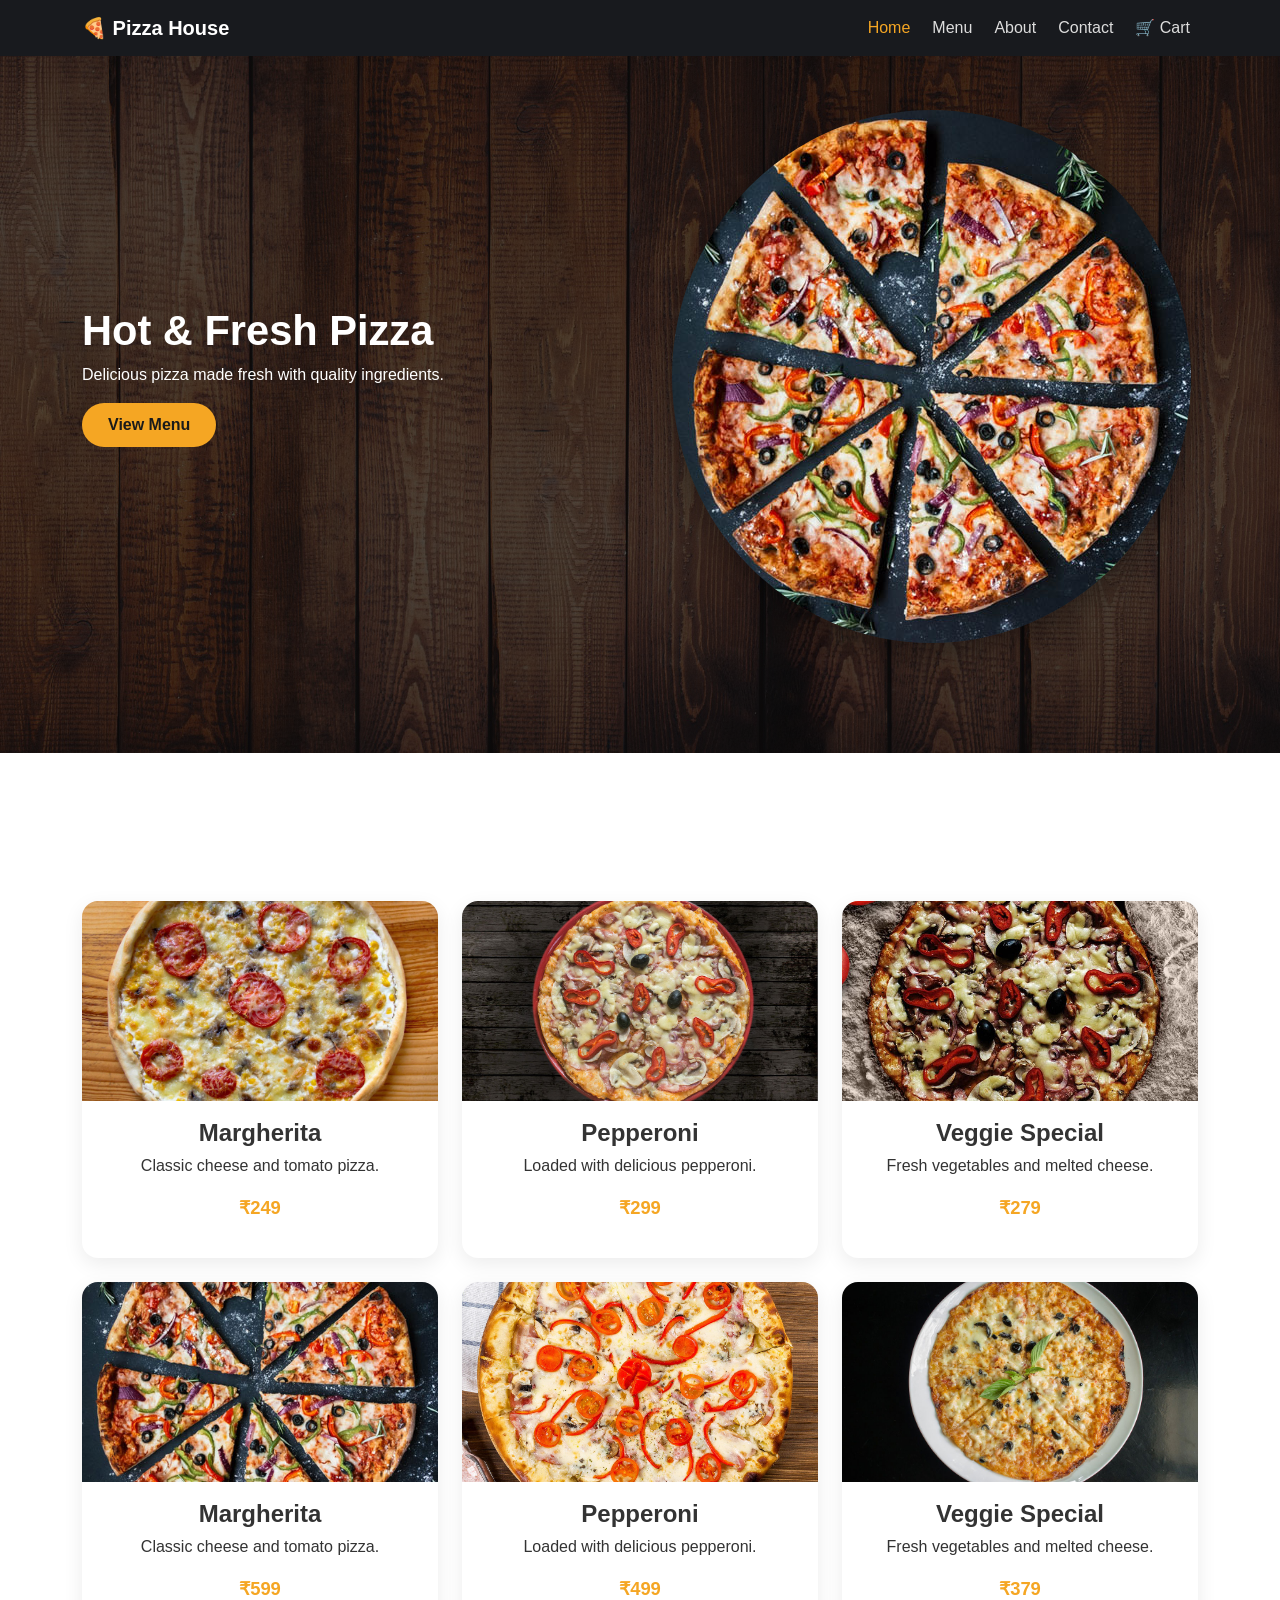
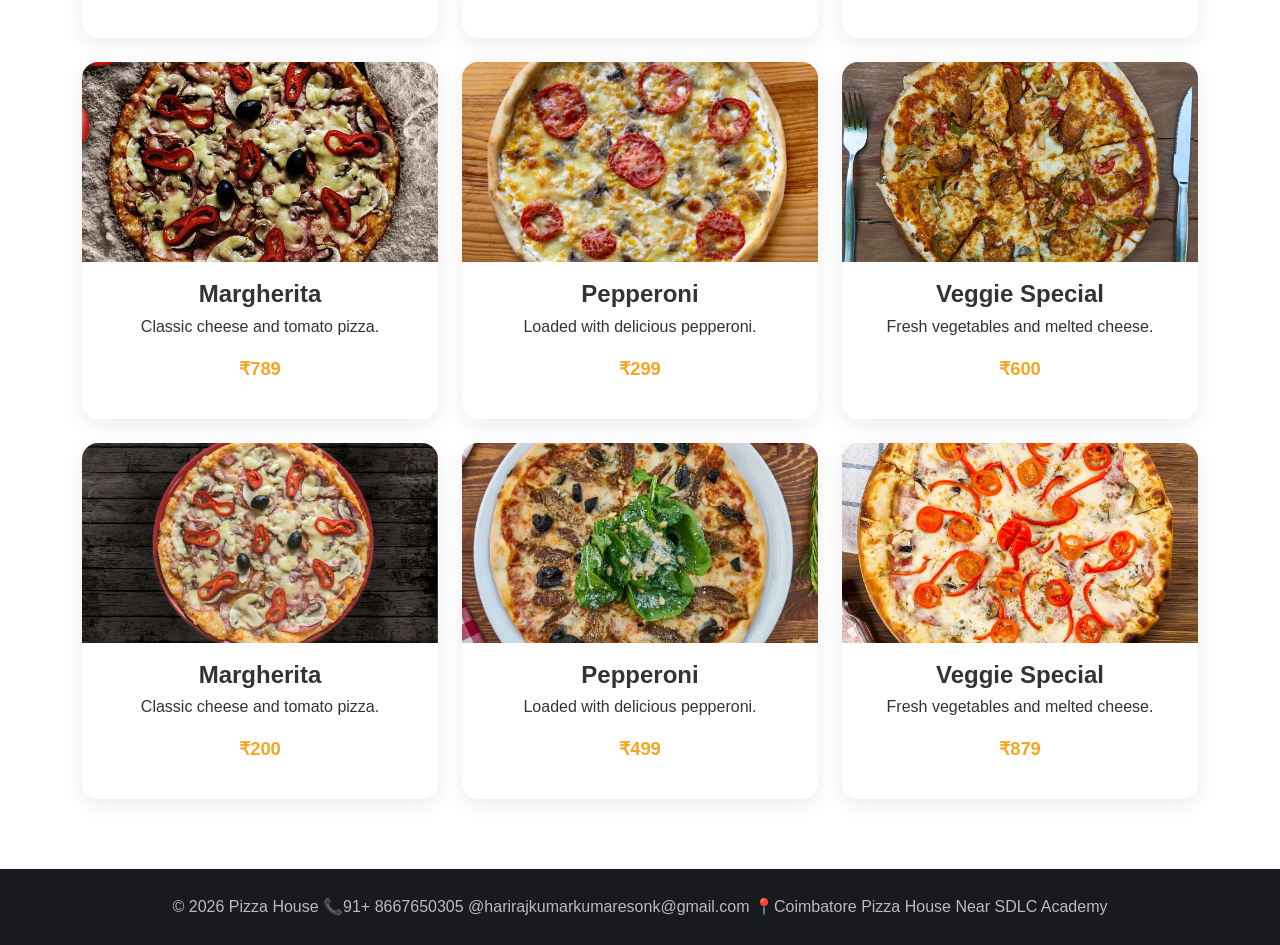
<file: index.html>
<!DOCTYPE html>
<html lang="en">
<head>
<meta charset="UTF-8">
<meta name="viewport" content="width=device-width, initial-scale=1">
<title>Pizza House</title>
<link href="https://cdn.jsdelivr.net/npm/bootstrap@5.3.3/dist/css/bootstrap.min.css" rel="stylesheet">
<link rel="stylesheet" href="style.css">
</head>
<body>
<nav class="navbar navbar-expand-lg navbar-dark">
<div class="container">
<a class="navbar-brand" href="index.html">🍕 Pizza House</a>
<button class="navbar-toggler" data-bs-toggle="collapse" data-bs-target="#nav"><span class="navbar-toggler-icon"></span></button>
<div class="collapse navbar-collapse" id="nav">
<ul class="navbar-nav ms-auto align-items-lg-center">
<li class="nav-item"><a class="nav-link active" href="index.html">Home</a></li>
<li class="nav-item"><a class="nav-link" href="menu.html">Menu</a></li>
<li class="nav-item"><a class="nav-link" href="about.html">About</a></li>
<li class="nav-item"><a class="nav-link" href="contact.html">Contact</a></li>
<li class="nav-item"><a class="nav-link cart-link" href="#"><span class="cart-icon">🛒</span> Cart</a></li>
</ul>
</div>
</div>
</nav>
<section class="hero">
<div class="container">
<div class="row align-items-center g-5">
<div class="col-lg-6">
<h1>Hot & Fresh Pizza</h1>
<p>Delicious pizza made fresh with quality ingredients.</p>
<a href="menu.html" class="btn btn-pizza">View Menu</a>
</div>
<div class="col-lg-6 text-center">
<img src="pizza-1.jpg" class="pizza-rotate" alt="Pizza">
</div>
</div>
</div>
</section>
<section class="section">
<div class="container">
<h2 class="text-center section-title">Our Popular Pizzas</h2>
<div class="row g-4">
<div class="col-md-4">
	<div class="pizza-card">
		<img src="pizza-2.jpg" alt="Pizza">
		<div class="content">
			<h4>Margherita</h4>
			<p>Classic cheese and tomato pizza.</p>
			<span class="price">₹249</span>
		</div>
	</div>
</div>
<div class="col-md-4">
	<div class="pizza-card">
		<img src="pizza-3.jpg" alt="Pizza">
		<div class="content">
			<h4>Pepperoni</h4>
			<p>Loaded with delicious pepperoni.</p><span class="price">₹299</span>
		</div>
	</div>
</div>
<div class="col-md-4">
	<div class="pizza-card">
		<img src="pizza-4.jpg" alt="Pizza">
		<div class="content">
			<h4>Veggie Special</h4>
			<p>Fresh vegetables and melted cheese.</p><span class="price">₹279</span>
		</div>
	</div>
</div>
<div class="col-md-4">
	<div class="pizza-card">
		<img src="pizza-1.jpg" alt="Pizza">
		<div class="content">
			<h4>Margherita</h4>
			<p>Classic cheese and tomato pizza.</p>
			<span class="price">₹599</span>
		</div>
	</div>
</div>
<div class="col-md-4">
	<div class="pizza-card">
		<img src="pizza-7.jpg" alt="Pizza">
		<div class="content">
			<h4>Pepperoni</h4>
			<p>Loaded with delicious pepperoni.</p><span class="price">₹499</span>
		</div>
	</div>
</div>
<div class="col-md-4">
	<div class="pizza-card">
		<img src="pizza-6.jpg" alt="Pizza">
		<div class="content">
			<h4>Veggie Special</h4>
			<p>Fresh vegetables and melted cheese.</p><span class="price">₹379</span>
		</div>
	</div>
</div>
<div class="col-md-4">
	<div class="pizza-card">
		<img src="pizza-4.jpg" alt="Pizza">
		<div class="content">
			<h4>Margherita</h4>
			<p>Classic cheese and tomato pizza.</p>
			<span class="price">₹789</span>
		</div>
	</div>
</div>
<div class="col-md-4">
	<div class="pizza-card">
		<img src="pizza-2.jpg" alt="Pizza">
		<div class="content">
			<h4>Pepperoni</h4>
			<p>Loaded with delicious pepperoni.</p><span class="price">₹299</span>
		</div>
	</div>
</div>
<div class="col-md-4">
	<div class="pizza-card">
		<img src="pizza-8.jpg" alt="Pizza">
		<div class="content">
			<h4>Veggie Special</h4>
			<p>Fresh vegetables and melted cheese.</p><span class="price">₹600</span>
		</div>
	</div>
</div>
<div class="col-md-4">
	<div class="pizza-card">
		<img src="pizza-3.jpg" alt="Pizza">
		<div class="content">
			<h4>Margherita</h4>
			<p>Classic cheese and tomato pizza.</p>
			<span class="price">₹200</span>
		</div>
	</div>
</div>
<div class="col-md-4">
	<div class="pizza-card">
		<img src="pizza-5.jpg" alt="Pizza">
		<div class="content">
			<h4>Pepperoni</h4>
			<p>Loaded with delicious pepperoni.</p><span class="price">₹499</span>
		</div>
	</div>
</div>
<div class="col-md-4">
	<div class="pizza-card">
		<img src="pizza-7.jpg" alt="Pizza">
		<div class="content">
			<h4>Veggie Special</h4>
			<p>Fresh vegetables and melted cheese.</p><span class="price">₹879</span>
		</div>
	</div>
</div>
</div>
</div>
</section>
<footer>
	<div class="container text-center">© 2026 Pizza House 📞91+ 8667650305 @harirajkumarkumaresonk@gmail.com 📍Coimbatore Pizza House Near SDLC Academy</div>
</footer>
<script src="https://cdn.jsdelivr.net/npm/bootstrap@5.3.3/dist/js/bootstrap.bundle.min.js"></script>
</body>
</html>
</file>
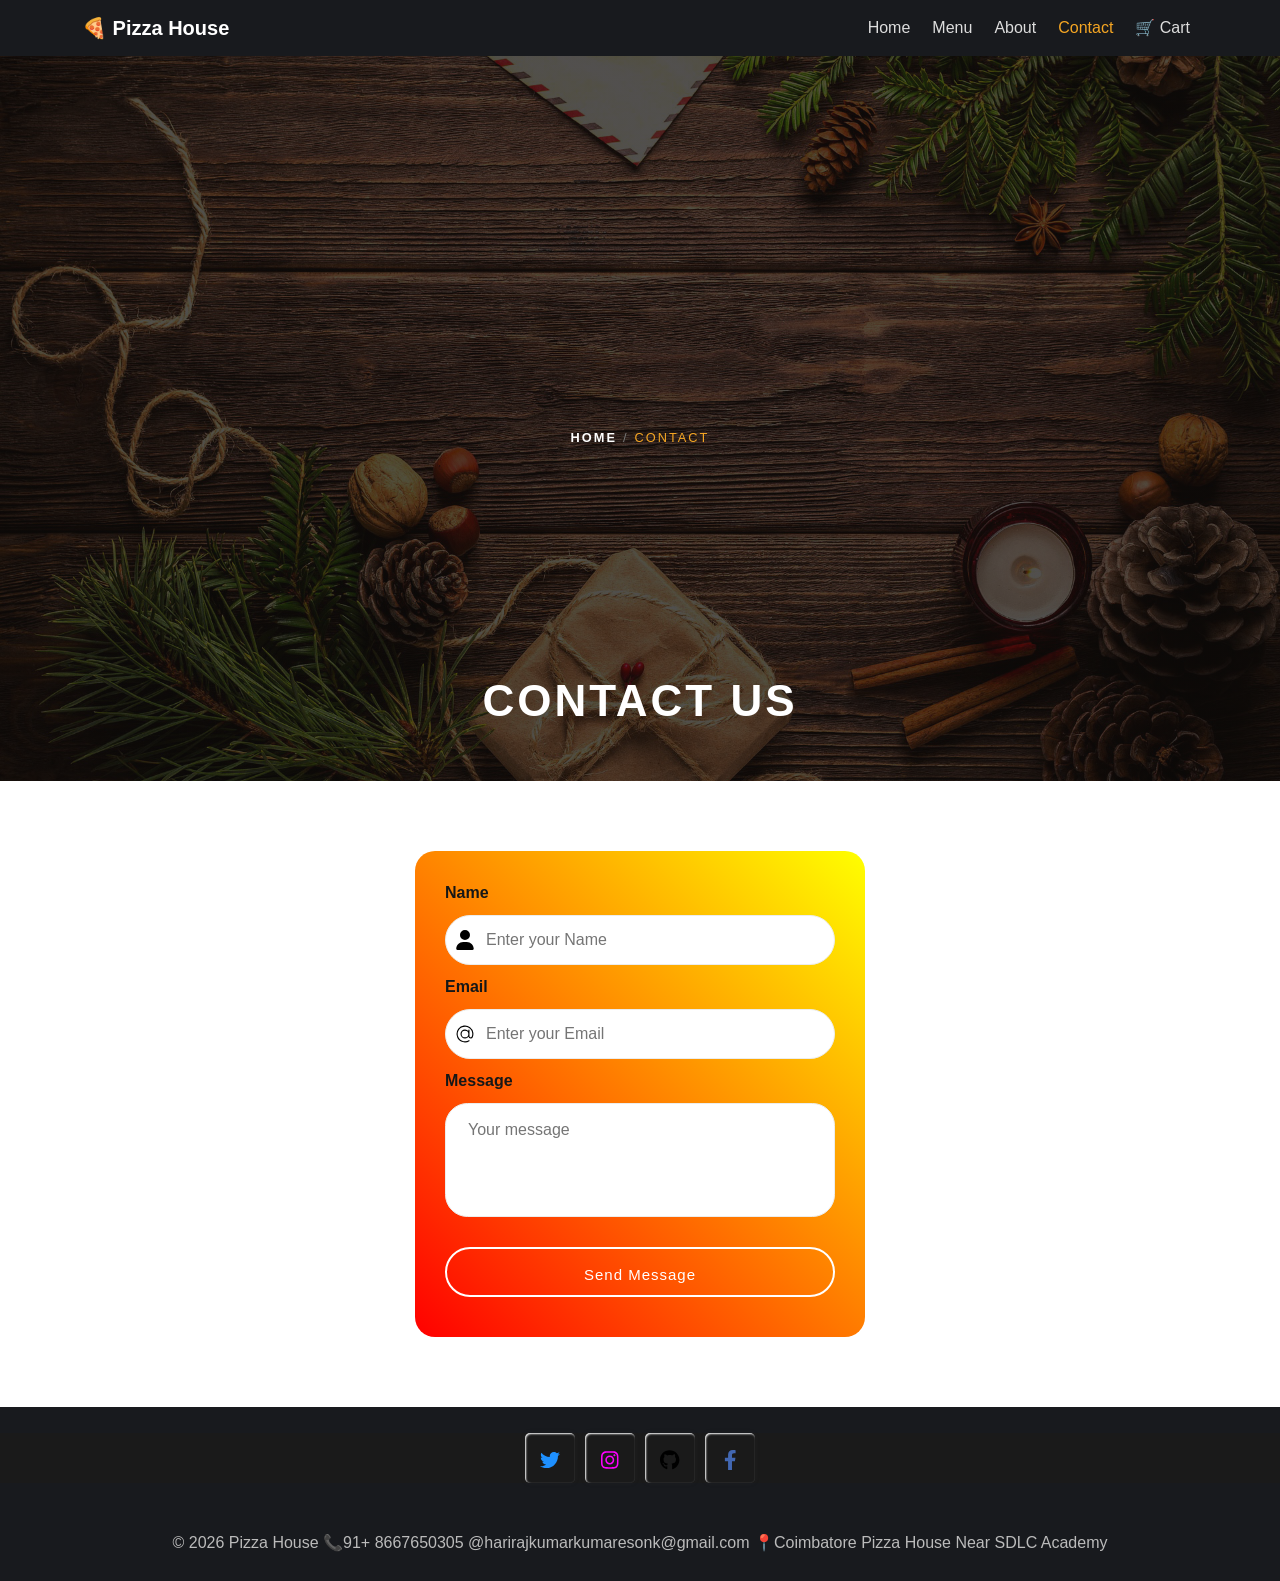
<file: contact.html>
<!DOCTYPE html>
<html lang="en">
<head>
<meta charset="UTF-8">
<meta name="viewport" content="width=device-width, initial-scale=1">
<title>Contact Pizza House</title>
<link href="https://cdn.jsdelivr.net/npm/bootstrap@5.3.3/dist/css/bootstrap.min.css" rel="stylesheet">
<link rel="stylesheet" href="style.css">
</head>
<body>
<nav class="navbar navbar-expand-lg navbar-dark">
  <div class="container">
    <a class="navbar-brand" href="index.html">🍕 Pizza House</a>
<button class="navbar-toggler" data-bs-toggle="collapse" data-bs-target="#nav"><span class="navbar-toggler-icon"></span></button>
<div class="collapse navbar-collapse" id="nav">
  <ul class="navbar-nav ms-auto align-items-lg-center">
<li class="nav-item"><a class="nav-link" href="index.html">Home</a></li>
<li class="nav-item"><a class="nav-link" href="menu.html">Menu</a></li>
<li class="nav-item"><a class="nav-link" href="about.html">About</a></li>
<li class="nav-item"><a class="nav-link active" href="contact.html">Contact</a></li>
<li class="nav-item"><a class="nav-link cart-link" href="#"><span class="cart-icon">🛒</span> Cart</a></li>
</ul>
</div>
</div>
</nav>
<header class="page-header">
  <div class="container">
    <h1>Contact Us</h1>
    <p class="breadcrumb-trail">
      <a href="index.html">Home</a><span class="sep">/</span><span class="current">Contact</span>
    </p>
  </div>
</header>
<section class="section">
  <div class="container">
    <div class="row justify-content-center">
      <div class="col-lg-7">
<form class="form" onsubmit="return false;">
  <div class="flex-column">
    <label>Name</label>
  </div>
  <div class="inputForm">
    <svg xmlns="http://www.w3.org/2000/svg" width="20" viewBox="0 0 448 512" height="20">
      <path d="M224 256A128 128 0 1 0 224 0a128 128 0 1 0 0 256zm-45.7 48C79.8 304 0 383.8 0 482.3 0 498.7 13.3 512 29.7 512H418.3c16.4 0 29.7-13.3 29.7-29.7C448 383.8 368.2 304 269.7 304H178.3z"/>
    </svg>
    <input class="input" type="text" placeholder="Enter your Name" required>
  </div>
  <div class="flex-column">
    <label>Email</label>
  </div>
  <div class="inputForm">
    <svg xmlns="http://www.w3.org/2000/svg" width="20" viewBox="0 0 32 32" height="20">
      <g>
        <path d="m30.853 13.87a15 15 0 0 0 -29.729 4.082 15.1 15.1 0 0 0 12.876 12.918 15.6 15.6 0 0 0 2.016.13 14.85 14.85 0 0 0 7.715-2.145 1 1 0 1 0 -1.031-1.711 13.007 13.007 0 1 1 5.458-6.529 2.149 2.149 0 0 1 -4.158-.759v-10.856a1 1 0 0 0 -2 0v1.726a8 8 0 1 0 .2 10.325 4.135 4.135 0 0 0 7.83.274 15.2 15.2 0 0 0 .823-7.455zm-14.853 8.13a6 6 0 1 1 6-6 6.006 6.006 0 0 1 -6 6z"/>
      </g>
    </svg>
    <input class="input" type="email" placeholder="Enter your Email" required>
  </div>
  <div class="flex-column">
    <label>Message</label>
  </div>
  <div class="inputForm textarea-wrap">
    <textarea class="input" rows="4" placeholder="Your message" required></textarea>
  </div>
  <button class="button-submit" type="submit">Send Message</button>
</form>
</div>
</div>
</div>
</section>
<footer>
  <div class="parent">
  <div class="child child-1">
    <button class="button btn-1">
      <svg
        xmlns="http://www.w3.org/2000/svg"
        height="1em"
        viewBox="0 0 512 512"
        fill="#1e90ff"
      >
        <path
          d="M459.37 151.716c.325 4.548.325 9.097.325 13.645 0 138.72-105.583 298.558-298.558 298.558-59.452 0-114.68-17.219-161.137-47.106 8.447.974 16.568 1.299 25.34 1.299 49.055 0 94.213-16.568 130.274-44.832-46.132-.975-84.792-31.188-98.112-72.772 6.498.974 12.995 1.624 19.818 1.624 9.421 0 18.843-1.3 27.614-3.573-48.081-9.747-84.143-51.98-84.143-102.985v-1.299c13.969 7.797 30.214 12.67 47.431 13.319-28.264-18.843-46.781-51.005-46.781-87.391 0-19.492 5.197-37.36 14.294-52.954 51.655 63.675 129.3 105.258 216.365 109.807-1.624-7.797-2.599-15.918-2.599-24.04 0-57.828 46.782-104.934 104.934-104.934 30.213 0 57.502 12.67 76.67 33.137 23.715-4.548 46.456-13.32 66.599-25.34-7.798 24.366-24.366 44.833-46.132 57.827 21.117-2.273 41.584-8.122 60.426-16.243-14.292 20.791-32.161 39.308-52.628 54.253z"
        ></path>
      </svg>
    </button>
  </div>
  <div class="child child-2">
    <button class="button btn-2">
      <svg
        xmlns="http://www.w3.org/2000/svg"
        height="1em"
        viewBox="0 0 448 512"
        fill="#ff00ff"
      >
        <path
          d="M224.1 141c-63.6 0-114.9 51.3-114.9 114.9s51.3 114.9 114.9 114.9S339 319.5 339 255.9 287.7 141 224.1 141zm0 189.6c-41.1 0-74.7-33.5-74.7-74.7s33.5-74.7 74.7-74.7 74.7 33.5 74.7 74.7-33.6 74.7-74.7 74.7zm146.4-194.3c0 14.9-12 26.8-26.8 26.8-14.9 0-26.8-12-26.8-26.8s12-26.8 26.8-26.8 26.8 12 26.8 26.8zm76.1 27.2c-1.7-35.9-9.9-67.7-36.2-93.9-26.2-26.2-58-34.4-93.9-36.2-37-2.1-147.9-2.1-184.9 0-35.8 1.7-67.6 9.9-93.9 36.1s-34.4 58-36.2 93.9c-2.1 37-2.1 147.9 0 184.9 1.7 35.9 9.9 67.7 36.2 93.9s58 34.4 93.9 36.2c37 2.1 147.9 2.1 184.9 0 35.9-1.7 67.7-9.9 93.9-36.2 26.2-26.2 34.4-58 36.2-93.9 2.1-37 2.1-147.8 0-184.8zM398.8 388c-7.8 19.6-22.9 34.7-42.6 42.6-29.5 11.7-99.5 9-132.1 9s-102.7 2.6-132.1-9c-19.6-7.8-34.7-22.9-42.6-42.6-11.7-29.5-9-99.5-9-132.1s-2.6-102.7 9-132.1c7.8-19.6 22.9-34.7 42.6-42.6 29.5-11.7 99.5-9 132.1-9s102.7-2.6 132.1 9c19.6 7.8 34.7 22.9 42.6 42.6 11.7 29.5 9 99.5 9 132.1s2.7 102.7-9 132.1z"
        ></path>
      </svg>
    </button>
  </div>
  <div class="child child-3">
    <button class="button btn-3">
      <svg
        xmlns="http://www.w3.org/2000/svg"
        height="1em"
        viewBox="0 0 496 512"
      >
        <path
          d="M165.9 397.4c0 2-2.3 3.6-5.2 3.6-3.3.3-5.6-1.3-5.6-3.6 0-2 2.3-3.6 5.2-3.6 3-.3 5.6 1.3 5.6 3.6zm-31.1-4.5c-.7 2 1.3 4.3 4.3 4.9 2.6 1 5.6 0 6.2-2s-1.3-4.3-4.3-5.2c-2.6-.7-5.5.3-6.2 2.3zm44.2-1.7c-2.9.7-4.9 2.6-4.6 4.9.3 2 2.9 3.3 5.9 2.6 2.9-.7 4.9-2.6 4.6-4.6-.3-1.9-3-3.2-5.9-2.9zM244.8 8C106.1 8 0 113.3 0 252c0 110.9 69.8 205.8 169.5 239.2 12.8 2.3 17.3-5.6 17.3-12.1 0-6.2-.3-40.4-.3-61.4 0 0-70 15-84.7-29.8 0 0-11.4-29.1-27.8-36.6 0 0-22.9-15.7 1.6-15.4 0 0 24.9 2 38.6 25.8 21.9 38.6 58.6 27.5 72.9 20.9 2.3-16 8.8-27.1 16-33.7-55.9-6.2-112.3-14.3-112.3-110.5 0-27.5 7.6-41.3 23.6-58.9-2.6-6.5-11.1-33.3 2.6-67.9 20.9-6.5 69 27 69 27 20-5.6 41.5-8.5 62.8-8.5s42.8 2.9 62.8 8.5c0 0 48.1-33.6 69-27 13.7 34.7 5.2 61.4 2.6 67.9 16 17.7 25.8 31.5 25.8 58.9 0 96.5-58.9 104.2-114.8 110.5 9.2 7.9 17 22.9 17 46.4 0 33.7-.3 75.4-.3 83.6 0 6.5 4.6 14.4 17.3 12.1C428.2 457.8 496 362.9 496 252 496 113.3 383.5 8 244.8 8zM97.2 352.9c-1.3 1-1 3.3.7 5.2 1.6 1.6 3.9 2.3 5.2 1 1.3-1 1-3.3-.7-5.2-1.6-1.6-3.9-2.3-5.2-1zm-10.8-8.1c-.7 1.3.3 2.9 2.3 3.9 1.6 1 3.6.7 4.3-.7.7-1.3-.3-2.9-2.3-3.9-2-.6-3.6-.3-4.3.7zm32.4 35.6c-1.6 1.3-1 4.3 1.3 6.2 2.3 2.3 5.2 2.6 6.5 1 1.3-1.3.7-4.3-1.3-6.2-2.2-2.3-5.2-2.6-6.5-1zm-11.4-14.7c-1.6 1-1.6 3.6 0 5.9 1.6 2.3 4.3 3.3 5.6 2.3 1.6-1.3 1.6-3.9 0-6.2-1.4-2.3-4-3.3-5.6-2z"
        ></path>
      </svg>
    </button>
  </div>
  <div class="child child-4">
    <button class="button btn-4">
      <svg
        xmlns="http://www.w3.org/2000/svg"
        height="1em"
        viewBox="0 0 320 512"
        fill="#4267B2"
      >
        <path
          d="M279.14 288l14.22-92.66h-88.91v-60.13c0-25.35 12.42-50.06 52.24-50.06h40.42V6.26S260.43 0 225.36 0c-73.22 0-121.08 44.38-121.08 124.72v70.62H22.89V288h81.39v224h100.17V288z"
        ></path>
      </svg>
    </button>
  </div>
</div>
  <div class="container text-center">
    <br>
    <br>
 © 2026 Pizza House 📞91+ 8667650305 @harirajkumarkumaresonk@gmail.com 📍Coimbatore Pizza House Near SDLC Academy
</div>

</footer>
<script src="https://cdn.jsdelivr.net/npm/bootstrap@5.3.3/dist/js/bootstrap.bundle.min.js"></script>
</body>
</html>
</file>
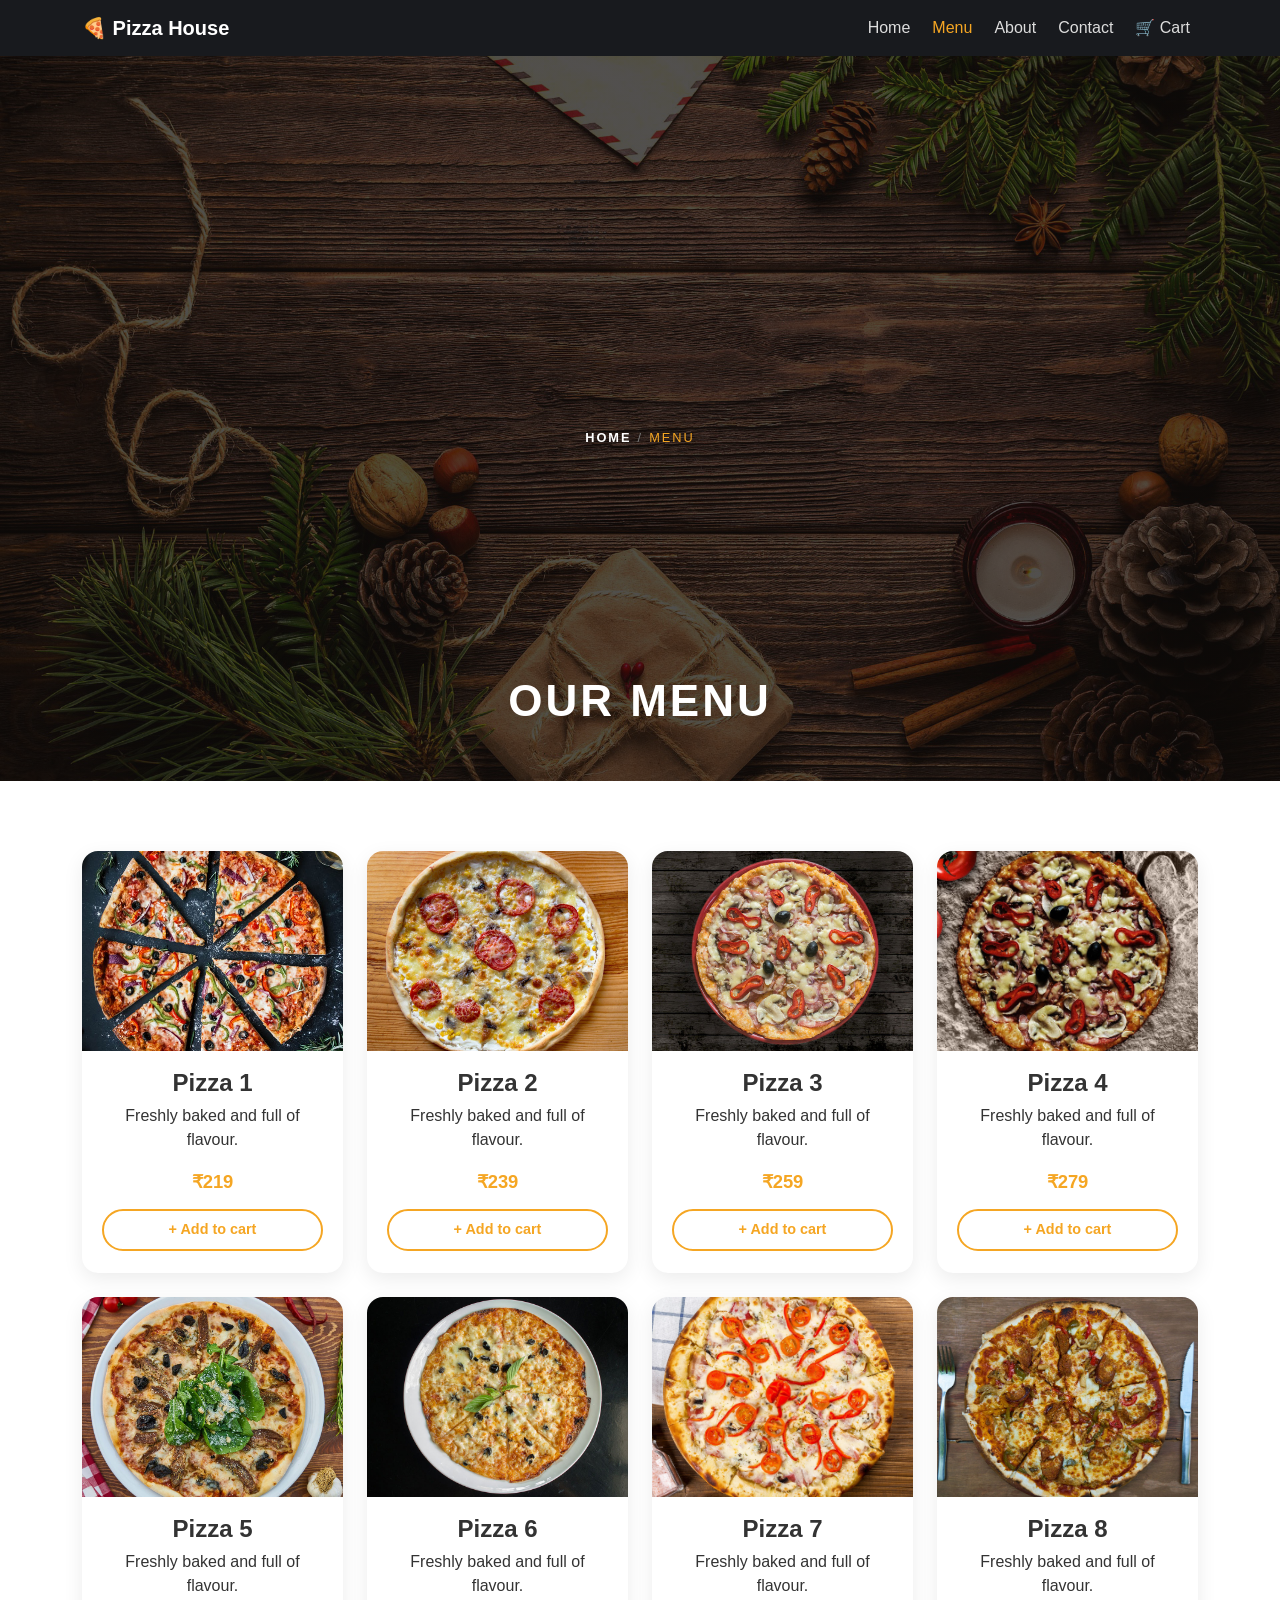
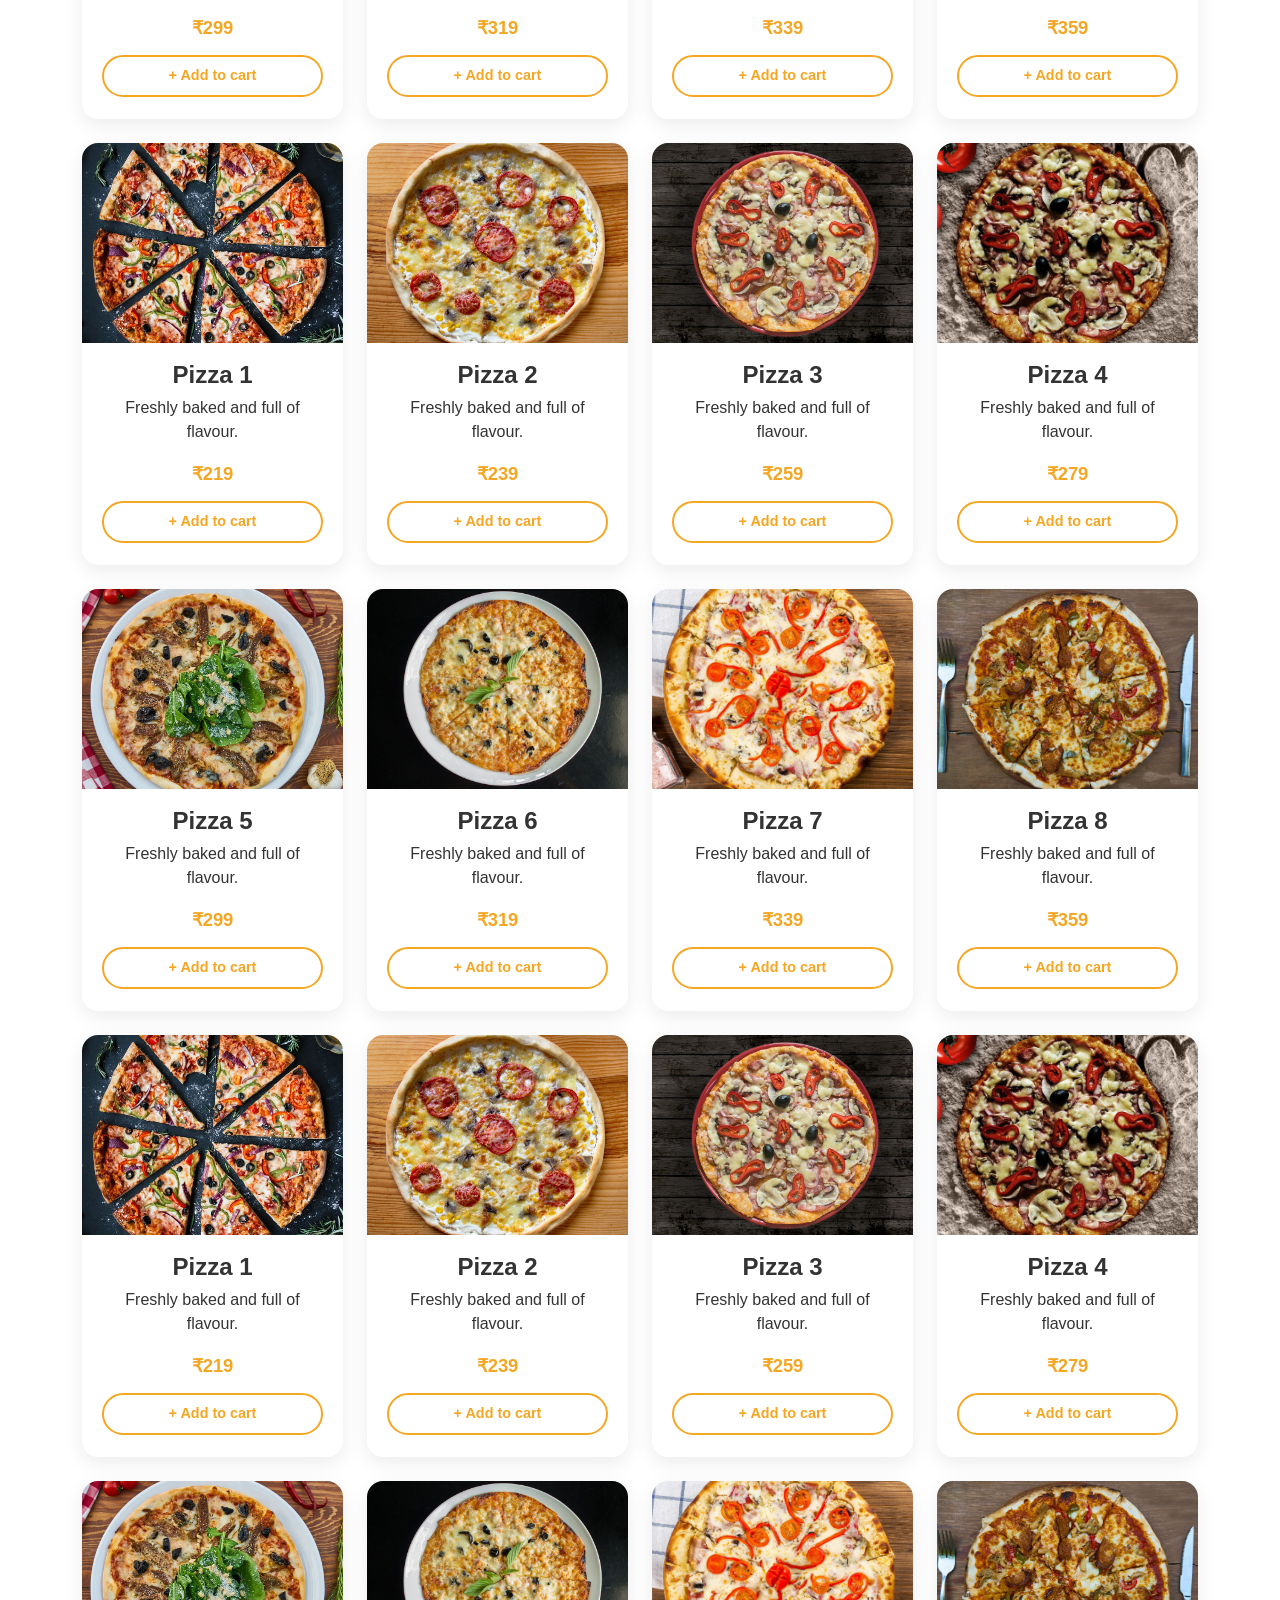
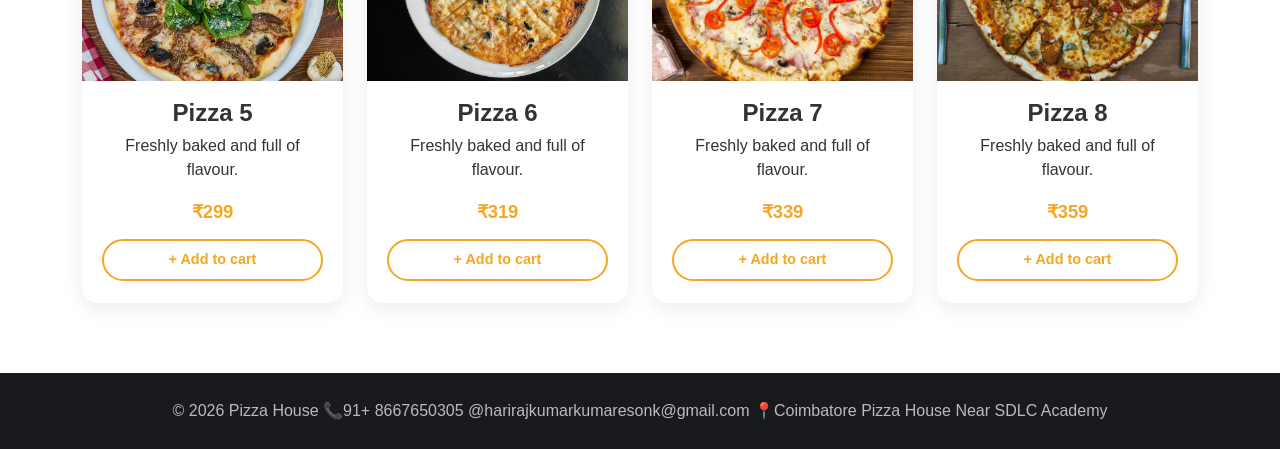
<file: menu.html>
<!DOCTYPE html>
<html lang="en">
<head>
<meta charset="UTF-8">
<meta name="viewport" content="width=device-width, initial-scale=1">
<title>Pizza Menu</title>
<link href="https://cdn.jsdelivr.net/npm/bootstrap@5.3.3/dist/css/bootstrap.min.css" rel="stylesheet">
<link rel="stylesheet" href="style.css">
</head>
<body>
<nav class="navbar navbar-expand-lg navbar-dark"><div class="container">
<a class="navbar-brand" href="index.html">🍕 Pizza House</a>
<button class="navbar-toggler" data-bs-toggle="collapse" data-bs-target="#nav"><span class="navbar-toggler-icon"></span></button>
<div class="collapse navbar-collapse" id="nav"><ul class="navbar-nav ms-auto align-items-lg-center">
<li class="nav-item"><a class="nav-link" href="index.html">Home</a></li>
<li class="nav-item"><a class="nav-link active" href="menu.html">Menu</a></li>
<li class="nav-item"><a class="nav-link" href="about.html">About</a></li>
<li class="nav-item"><a class="nav-link" href="contact.html">Contact</a></li>
<li class="nav-item"><a class="nav-link cart-link" href="#"><span class="cart-icon">🛒</span> Cart</a></li>
</ul>
</div>
</div>
</nav>
<header class="page-header">
  <div class="container">
    <h1>Our Menu</h1>
    <p class="breadcrumb-trail">
      <a href="index.html">Home</a><span class="sep">/</span><span class="current">Menu</span>
    </p>
  </div>
</header>
<section class="section">
  <div class="container">
<div class="row g-4">
<div class="col-sm-6 col-lg-3">
  <div class="pizza-card">
    <img src="pizza-1.jpg" alt="Pizza 1">
    <div class="content">
      <h4>Pizza 1</h4>
      <p>Freshly baked and full of flavour.</p><span class="price">₹219</span>
<button class="add-cart-btn">+ Add to cart</button>
</div>
</div>
</div>
<div class="col-sm-6 col-lg-3">
  <div class="pizza-card">
    <img src="pizza-2.jpg" alt="Pizza 2">
    <div class="content">
      <h4>Pizza 2</h4>
      <p>Freshly baked and full of flavour.</p><span class="price">₹239</span>
<button class="add-cart-btn">+ Add to cart</button>
</div>
</div>
</div>
<div class="col-sm-6 col-lg-3">
  <div class="pizza-card">
    <img src="pizza-3.jpg" alt="Pizza 3">
    <div class="content">
      <h4>Pizza 3</h4>
      <p>Freshly baked and full of flavour.</p><span class="price">₹259</span>
<button class="add-cart-btn">+ Add to cart</button>
</div>
</div>
</div>
<div class="col-sm-6 col-lg-3">
  <div class="pizza-card">
    <img src="pizza-4.jpg" alt="Pizza 4">
    <div class="content">
      <h4>Pizza 4</h4>
      <p>Freshly baked and full of flavour.</p><span class="price">₹279</span>
<button class="add-cart-btn">+ Add to cart</button>
</div>
</div>
</div>
<div class="col-sm-6 col-lg-3">
  <div class="pizza-card">
    <img src="pizza-5.jpg" alt="Pizza 5">
    <div class="content">
      <h4>Pizza 5</h4>
      <p>Freshly baked and full of flavour.</p><span class="price">₹299</span>
<button class="add-cart-btn">+ Add to cart</button>
</div>
</div>
</div>
<div class="col-sm-6 col-lg-3">
  <div class="pizza-card">
    <img src="pizza-6.jpg" alt="Pizza 6">
    <div class="content">
      <h4>Pizza 6</h4>
      <p>Freshly baked and full of flavour.</p><span class="price">₹319</span>
<button class="add-cart-btn">+ Add to cart</button>
</div>
</div>
</div>
<div class="col-sm-6 col-lg-3">
  <div class="pizza-card">
    <img src="pizza-7.jpg" alt="Pizza 7">
    <div class="content">
      <h4>Pizza 7</h4>
      <p>Freshly baked and full of flavour.</p><span class="price">₹339</span>
<button class="add-cart-btn">+ Add to cart</button>
</div>
</div>
</div>
<div class="col-sm-6 col-lg-3">
  <div class="pizza-card">
    <img src="pizza-8.jpg" alt="Pizza 8">
    <div class="content">
      <h4>Pizza 8</h4>
      <p>Freshly baked and full of flavour.</p><span class="price">₹359</span>
<button class="add-cart-btn">+ Add to cart</button>
</div>
</div>
</div>
<div class="col-sm-6 col-lg-3">
  <div class="pizza-card">
    <img src="pizza-1.jpg" alt="Pizza 1">
    <div class="content">
      <h4>Pizza 1</h4>
      <p>Freshly baked and full of flavour.</p><span class="price">₹219</span>
<button class="add-cart-btn">+ Add to cart</button>
</div>
</div>
</div>
<div class="col-sm-6 col-lg-3">
  <div class="pizza-card">
    <img src="pizza-2.jpg" alt="Pizza 2">
    <div class="content">
      <h4>Pizza 2</h4>
      <p>Freshly baked and full of flavour.</p><span class="price">₹239</span>
<button class="add-cart-btn">+ Add to cart</button>
</div>
</div>
</div>
<div class="col-sm-6 col-lg-3">
  <div class="pizza-card">
    <img src="pizza-3.jpg" alt="Pizza 3">
    <div class="content">
      <h4>Pizza 3</h4>
      <p>Freshly baked and full of flavour.</p><span class="price">₹259</span>
<button class="add-cart-btn">+ Add to cart</button>
</div>
</div>
</div>
<div class="col-sm-6 col-lg-3">
  <div class="pizza-card">
    <img src="pizza-4.jpg" alt="Pizza 4">
    <div class="content">
      <h4>Pizza 4</h4>
      <p>Freshly baked and full of flavour.</p><span class="price">₹279</span>
<button class="add-cart-btn">+ Add to cart</button>
</div>
</div>
</div>
<div class="col-sm-6 col-lg-3">
  <div class="pizza-card">
    <img src="pizza-5.jpg" alt="Pizza 5">
    <div class="content">
      <h4>Pizza 5</h4>
      <p>Freshly baked and full of flavour.</p><span class="price">₹299</span>
<button class="add-cart-btn">+ Add to cart</button>
</div>
</div>
</div>
<div class="col-sm-6 col-lg-3">
  <div class="pizza-card">
    <img src="pizza-6.jpg" alt="Pizza 6">
    <div class="content">
      <h4>Pizza 6</h4>
      <p>Freshly baked and full of flavour.</p><span class="price">₹319</span>
<button class="add-cart-btn">+ Add to cart</button>
</div>
</div>
</div>
<div class="col-sm-6 col-lg-3">
  <div class="pizza-card">
    <img src="pizza-7.jpg" alt="Pizza 7">
    <div class="content">
      <h4>Pizza 7</h4>
      <p>Freshly baked and full of flavour.</p><span class="price">₹339</span>
<button class="add-cart-btn">+ Add to cart</button>
</div>
</div>
</div>
<div class="col-sm-6 col-lg-3">
  <div class="pizza-card">
    <img src="pizza-8.jpg" alt="Pizza 8">
    <div class="content">
      <h4>Pizza 8</h4>
      <p>Freshly baked and full of flavour.</p><span class="price">₹359</span>
<button class="add-cart-btn">+ Add to cart</button>
</div>
</div>
</div>
<div class="col-sm-6 col-lg-3">
  <div class="pizza-card">
    <img src="pizza-1.jpg" alt="Pizza 1">
    <div class="content">
      <h4>Pizza 1</h4>
      <p>Freshly baked and full of flavour.</p><span class="price">₹219</span>
<button class="add-cart-btn">+ Add to cart</button>
</div>
</div>
</div>
<div class="col-sm-6 col-lg-3">
  <div class="pizza-card">
    <img src="pizza-2.jpg" alt="Pizza 2">
    <div class="content">
      <h4>Pizza 2</h4>
      <p>Freshly baked and full of flavour.</p><span class="price">₹239</span>
<button class="add-cart-btn">+ Add to cart</button>
</div>
</div>
</div>
<div class="col-sm-6 col-lg-3">
  <div class="pizza-card">
    <img src="pizza-3.jpg" alt="Pizza 3">
    <div class="content">
      <h4>Pizza 3</h4>
      <p>Freshly baked and full of flavour.</p><span class="price">₹259</span>
<button class="add-cart-btn">+ Add to cart</button>
</div>
</div>
</div>
<div class="col-sm-6 col-lg-3">
  <div class="pizza-card">
    <img src="pizza-4.jpg" alt="Pizza 4">
    <div class="content">
      <h4>Pizza 4</h4>
      <p>Freshly baked and full of flavour.</p><span class="price">₹279</span>
<button class="add-cart-btn">+ Add to cart</button>
</div>
</div>
</div>
<div class="col-sm-6 col-lg-3">
  <div class="pizza-card">
    <img src="pizza-5.jpg" alt="Pizza 5">
    <div class="content">
      <h4>Pizza 5</h4>
      <p>Freshly baked and full of flavour.</p><span class="price">₹299</span>
<button class="add-cart-btn">+ Add to cart</button>
</div>
</div>
</div>
<div class="col-sm-6 col-lg-3">
  <div class="pizza-card">
    <img src="pizza-6.jpg" alt="Pizza 6">
    <div class="content">
      <h4>Pizza 6</h4>
      <p>Freshly baked and full of flavour.</p><span class="price">₹319</span>
<button class="add-cart-btn">+ Add to cart</button>
</div>
</div>
</div>
<div class="col-sm-6 col-lg-3">
  <div class="pizza-card">
    <img src="pizza-7.jpg" alt="Pizza 7">
    <div class="content">
      <h4>Pizza 7</h4>
      <p>Freshly baked and full of flavour.</p><span class="price">₹339</span>
<button class="add-cart-btn">+ Add to cart</button>
</div>
</div>
</div>
<div class="col-sm-6 col-lg-3">
  <div class="pizza-card">
    <img src="pizza-8.jpg" alt="Pizza 8">
    <div class="content">
      <h4>Pizza 8</h4>
      <p>Freshly baked and full of flavour.</p><span class="price">₹359</span>
<button class="add-cart-btn">+ Add to cart</button>
</div>
</div>
</div>
</div>
</div>
</section>
<footer>
  <div class="container text-center">© 2026 Pizza House 📞91+ 8667650305 @harirajkumarkumaresonk@gmail.com 📍Coimbatore Pizza House Near SDLC Academy</div>
</footer>
<script src="https://cdn.jsdelivr.net/npm/bootstrap@5.3.3/dist/js/bootstrap.bundle.min.js"></script>
</body>
</html>
</file>
<file: style.css>
:root {
  --pizza-orange: #f5a623;
  --pizza-dark: #181a1e;
  --pizza-dark-2: #1f2126;
}
body{
  font-family: "Segoe UI", Arial, sans-serif;
  color: #333;
}
.navbar-dark{
  background: var(--pizza-dark);
  position: fixed;
  z-index: 10000;
  width: 100%;
}
.navbar-dark .navbar-brand{
  color: #fff;
  font-weight: 700;
}
.navbar-dark .nav-link{
  color: #ddd;
  font-weight: 500;
  margin-left: 6px;
}
.navbar-dark .nav-link:hover,
.navbar-dark .nav-link.active{
  color: var(--pizza-orange);
}
.btn-pizza{
  background: var(--pizza-orange);
  border: none;
  color: #1a1a1a;
  font-weight: 600;
  padding: 10px 26px;
  border-radius: 30px;
  transition: 0.2s ease;
}
.btn-pizza:hover{
  background: #e0921a;
  color: #1a1a1a;
}
.hero{
  background-image: linear-gradient(rgba(15, 12, 10, 0.72), rgba(15, 12, 10, 0.72)),
    url("hero-bg.jpg");
  background-size: cover;
  background-position: center;
  color: #fff;
  padding: 110px 0;
}
.hero h1{
  font-weight: 700;
  font-size: 2.6rem;
}
.pizza-rotate {
  max-width: 100%;
  border-radius: 50%;
  box-shadow: 0 10px 30px rgba(0, 0, 0, 0.35);
  animation: pizzaSpin 20s linear infinite;
}
.pizza-rotate:hover {
  animation-play-state: paused;
}
@keyframes pizzaSpin {
  from {
    transform: rotate(0deg);
  }
  to {
    transform: rotate(360deg);
  }
}

.pizza-zoom {
  max-width: 100%;
  box-shadow: 0 10px 30px rgba(0, 0, 0, 0.35);
  animation: pizzaZoom 3.5s ease-in-out infinite;
}
.pizza-zoom:hover {
  animation-play-state: paused;
}
@keyframes pizzaZoom {
  0%,
  100% {
    transform: scale(1);
  }
  50% {
    transform: scale(1.08);
  }
}

.section {
  padding: 70px 0;
}
.section-title {
  font-weight: 700;
  margin-bottom: 40px;
}

.pizza-card {
  background: #fff;
  border-radius: 16px;
  overflow: hidden;
  box-shadow: 0 6px 20px rgba(0, 0, 0, 0.08);
  transition: transform 0.25s ease, box-shadow 0.25s ease;
  height: 100%;
}
.pizza-card:hover {
  transform: translateY(-6px);
  box-shadow: 0 14px 30px rgba(0, 0, 0, 0.14);
}
.pizza-card img {
  width: 100%;
  height: 200px;
  object-fit: cover;
  animation: pizzaFloat 3.6s ease-in-out infinite;
}
.pizza-card:hover img {
  animation-play-state: paused;
}

.row > div:nth-child(2n) .pizza-card img {
  animation-delay: 0.4s;
}
.row > div:nth-child(3n) .pizza-card img {
  animation-delay: 0.8s;
}
.row > div:nth-child(4n) .pizza-card img {
  animation-delay: 1.2s;
}
@keyframes pizzaFloat {
  0%,
  100% {
    transform: translateY(0) rotate(0deg);
  }
  50% {
    transform: translateY(-8px) rotate(2deg);
  }
}

@media (prefers-reduced-motion: reduce) {
  .pizza-rotate,
  .pizza-zoom,
  .pizza-card img,
  .cart-icon {
    animation: none;
  }
}
.pizza-card .content {
  padding: 18px 20px 22px;
  text-align: center;
}
.pizza-card h4 {
  font-weight: 700;
  margin-bottom: 6px;
}
.pizza-card .price {
  display: block;
  color: var(--pizza-orange);
  font-weight: 700;
  font-size: 1.15rem;
  margin: 8px 0 14px;
}

.add-cart-btn {
  display: inline-block;
  width: 100%;
  background: transparent;
  border: 2px solid var(--pizza-orange);
  color: var(--pizza-orange);
  font-weight: 600;
  font-size: 0.9rem;
  padding: 8px 0;
  border-radius: 30px;
  cursor: pointer;
  transition: 0.2s ease;
}
.add-cart-btn:hover {
  background: var(--pizza-orange);
  color: #1a1a1a;
}
.add-cart-btn.added {
  background: var(--pizza-orange);
  color: #1a1a1a;
}

.cart-link {
  color: #ddd !important;
}
.cart-icon {
  display: inline-block;
  animation: cartBreathe 2.2s ease-in-out infinite;
  transform-origin: center;
}
.cart-link:hover .cart-icon {
  animation-play-state: paused;
}
@keyframes cartBreathe {
  0%,
  100% {
    transform: scale(1);
    opacity: 0.85;
  }
  50% {
    transform: scale(1.3);
    opacity: 1;
  }
}

.page-header {
  position: relative;
  padding: 75vh 0 90px;
  text-align: center;
  color: #fff;
  background-image: linear-gradient(rgba(15, 12, 10, 0.72), rgba(15, 12, 10, 0.72)),
    url("page-header-bg.png");
  background-size: cover;
  background-position: center;
  background-color: var(--pizza-dark-2);
}
.page-header h1 {
  font-size: 2.75rem;
  font-weight: 700;
  letter-spacing: 3px;
  text-transform: uppercase;
  margin-bottom: -300px;
}
.page-header .breadcrumb-trail {
  font-size: 0.8rem;
  letter-spacing: 2px;
  text-transform: uppercase;
  color: #cfcfcf;
}
.page-header .breadcrumb-trail a {
  color: #fff;
  font-weight: 700;
  text-decoration: none;
}
.page-header .breadcrumb-trail a:hover {
  color: var(--pizza-orange);
}
.page-header .breadcrumb-trail .current {
  color: var(--pizza-orange);
}
.page-header .breadcrumb-trail .sep {
  margin: 0 6px;
  color: #777;
}

footer {
  background: var(--pizza-dark);
  color: #bbb;
  padding: 26px 0;
}

.form {
  display: flex;
  flex-direction: column;
  gap: 10px;
  background: linear-gradient(45deg, red, yellow);
  padding: 30px;
  width: 100%;
  max-width: 450px;
  margin: 0 auto;
  border-radius: 20px;
  transition: background 0.3s ease;
}
.form:hover {
  background: linear-gradient(45deg, yellow, red);
}
.form .flex-column > label {
  color: #151717;
  font-weight: 600;
}
.form .inputForm {
  border: 1.5px solid #ecedec;
  border-radius: 10em;
  height: 50px;
  display: flex;
  align-items: center;
  padding-left: 10px;
  transition: 0.2s ease-in-out;
  background-color: white;
}
.form .inputForm.textarea-wrap {
  height: auto;
  align-items: flex-start;
  padding-top: 12px;
  border-radius: 1.4em;
}
.form .input {
  margin: 0 10px;
  border-radius: 10rem;
  border: none;
  width: 100%;
  height: 100%;
  background: transparent;
  font-family: inherit;
}
.form textarea.input {
  border-radius: 0.8rem;
  resize: none;
}
.form .input:focus {
  outline: none;
}
.form .inputForm:focus-within {
  border: 1.5px solid #2d79f3;
}
.form .button-submit {
  position: relative;
  display: inline-block;
  padding: 15px 30px;
  text-align: center;
  letter-spacing: 1px;
  text-decoration: none;
  background: transparent;
  transition: ease-out 0.5s;
  border: 2px solid;
  border-radius: 10em;
  box-shadow: inset 0 0 0 0 red;
  margin: 20px 0 10px 0;
  color: white;
  font-size: 15px;
  font-weight: 500;
  height: 50px;
  width: 100%;
  cursor: pointer;
}
.form .button-submit:hover {
  color: white;
  box-shadow: inset 0 -100px 0 0 darkorange;
}
.form .button-submit:active {
  transform: scale(0.9);
}
.team-section{
  background:#1a1a1a
}
.team-card{
  background:transparent;border:1px solid #4a3a1a;
  border-radius:6px;
  padding:40px 25px;
  height:100%;
  transition:transform 0.3s ease,border-color 0.3s ease
}
.team-card:hover{
  transform:translateY(-6px);
  border-color:#d4a13a
}
.team-photo{
  width:130px;
  height:130px;
  object-fit:cover;
  border-radius:50%;
  border:3px solid #d4a13a;
  margin-bottom:20px
}
.team-name{
  color:#d4a13a;
  font-weight:700;
  letter-spacing:1px;
  text-transform:uppercase;
  margin-bottom:6px
}
.team-role{
  color:#f1f1f1;
  font-weight:600;
  margin-bottom:15px
}
.team-desc{
  color:#a8a8a8;
  font-size:0.95rem;
  line-height:1.7
}
.container h2{
  color: white;
}
.parent {
  width: 100%;
  height: 100%;
  display: flex;
  justify-content: center;
  align-items: center;
  background-color: #1a1a1a;

}
.child{
  width: 50px;
  height: 50px;
  display: flex;
  justify-content: center;
  align-items: center;
  transform-style: preserve-3d;
  transition: all 0.3s cubic-bezier(0.68, 0.85, 0.265, 1.85);
  border-radius: 5px;
  margin: 0 5px;
  box-shadow:
    inset 1px 1px 2px #fff,
    0 0 5px #4442;
}
.child:hover{
  background-color: white;
  background-position:
    -100px 100px,
    -100px 100px;
  transform: perspective(180px) rotateX(60deg) translateY(2px);
}
.child-1:hover{
  box-shadow: 0px 10px 10px #1e90ff;
}
.child-2:hover{
  box-shadow: 0px 10px 10px #ff00ff;
}
.child-3:hover{
  box-shadow: 0px 10px 10px #000;
}
.child-4:hover{
  box-shadow: 0px 10px 10px #4267b2;
}
.button{
  cursor: pointer;
  width: 100%;
  height: 100%;
  border: none;
  background-color: transparent;
  font-size: 20px;
  transition-duration: 0.5s;
  transition-timing-function: cubic-bezier(0.68, -0.85, 0.265, 1.55);
}
.child:hover > .button {
  transform: translate3d(0px, 20px, 30px) perspective(80px) rotateX(-60deg)
    translateY(2px) translateZ(10px);
}
</file>
